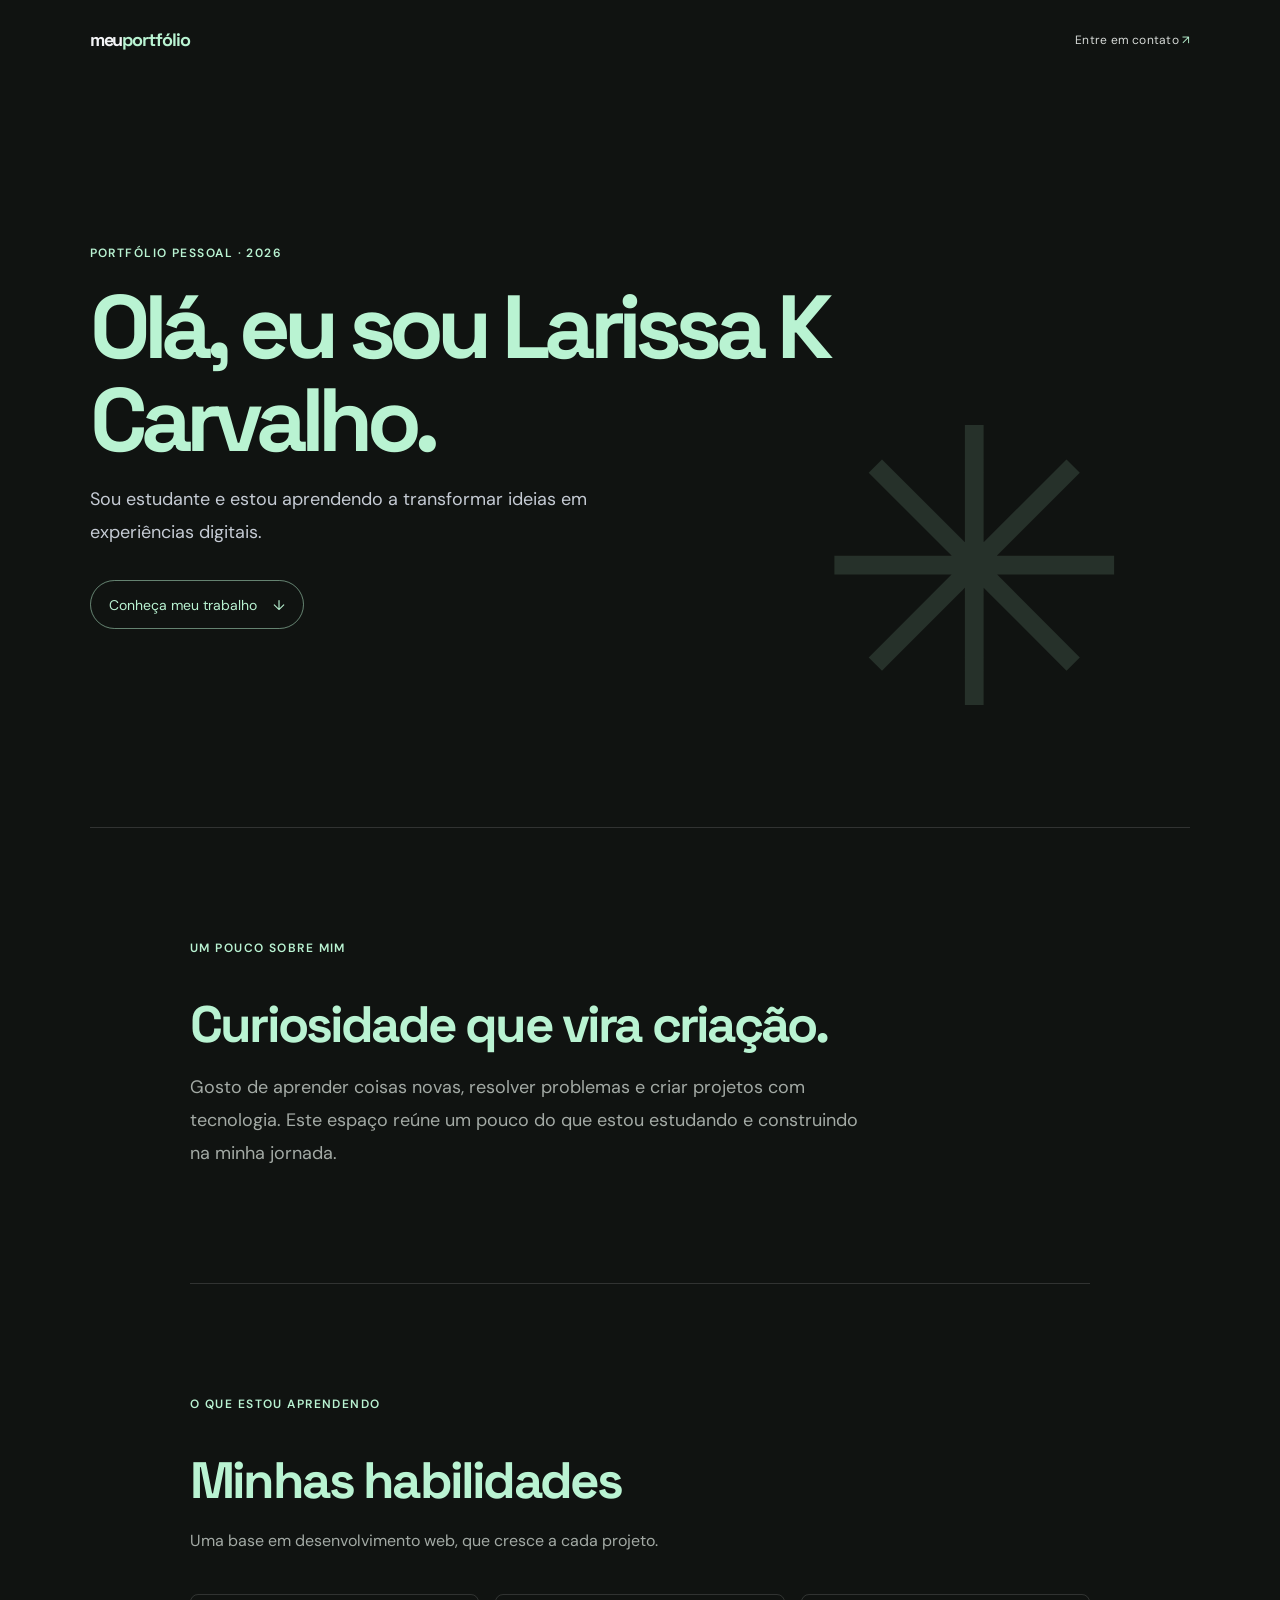
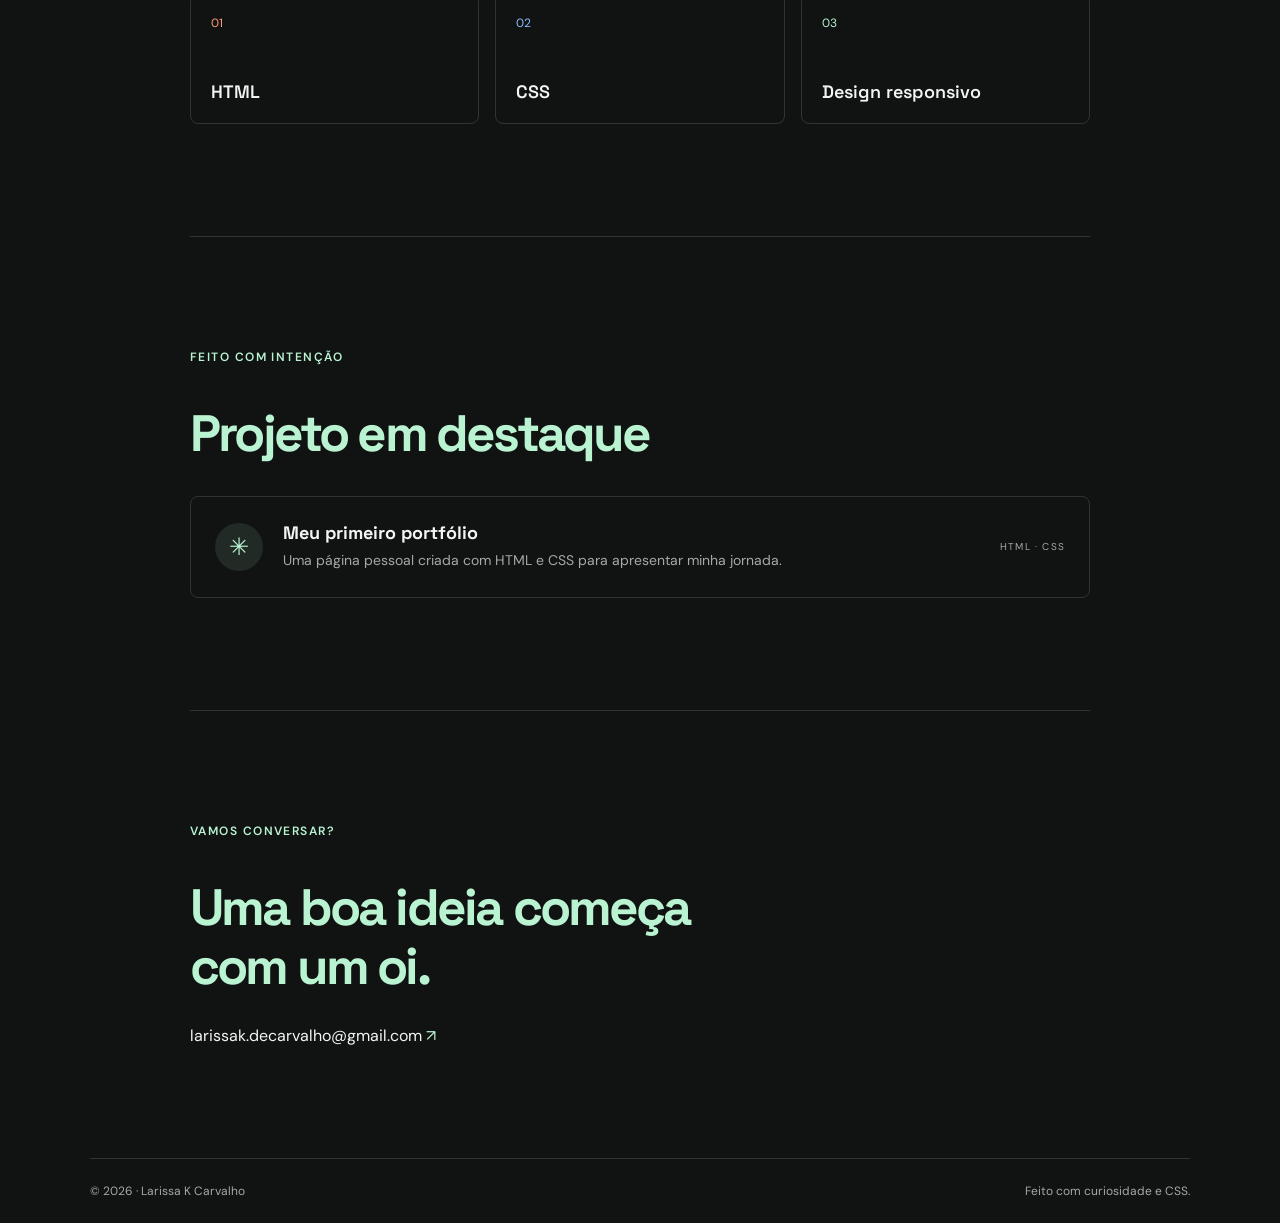
<file: index.html>
<!DOCTYPE html>
<html lang="pt-BR">
<head>
  <meta charset="UTF-8">
  <meta name="viewport" content="width=device-width, initial-scale=1.0">
  <meta name="description" content="Portfólio pessoal de um estudante de desenvolvimento web.">
  <title>Portfólio | Larissa K Carvalho</title>
  <link rel="preconnect" href="https://fonts.googleapis.com">
  <link rel="preconnect" href="https://fonts.gstatic.com" crossorigin>
  <link href="https://fonts.googleapis.com/css2?family=DM+Sans:wght@400;500;600;700&family=Space+Grotesk:wght@500;600;700&display=swap" rel="stylesheet">
  <link rel="stylesheet" href="styles.css">
  <style>
    h2 {
      color: #b9f3d2;
      margin-top: 2.5rem;
    }
  </style>
</head>
<body>
  <header class="hero">
    <nav class="navigation" aria-label="Navegação principal">
      <a class="brand" href="#inicio">meu<span>portfólio</span></a>
      <a class="nav-link" href="#contato">Entre em contato <span aria-hidden="true">↗</span></a>
    </nav>

    <div class="hero-content" id="inicio">
      <p class="eyebrow">PORTFÓLIO PESSOAL · 2026</p>
      <h1 style="color: #b9f3d2;">Olá, eu sou Larissa K Carvalho.</h1>
      <p class="intro" style="font-size: 1.125rem; color: #c5cbd4;">
        Sou estudante e estou aprendendo a transformar ideias em experiências digitais.
      </p>
      <a class="button" href="#habilidades">Conheça meu trabalho <span aria-hidden="true">↓</span></a>
    </div>
    <div class="hero-decoration" aria-hidden="true">✳</div>
  </header>

  <main>
    <section class="content-section bio" id="sobre">
      <p class="eyebrow">UM POUCO SOBRE MIM</p>
      <h2>Curiosidade que vira criação.</h2>
      <div class="bio-copy">
        <p>
          Gosto de aprender coisas novas, resolver problemas e criar projetos com tecnologia.
          Este espaço reúne um pouco do que estou estudando e construindo na minha jornada.
        </p>
      </div>
    </section>

    <section class="content-section skills-section" id="habilidades">
      <p class="eyebrow">O QUE ESTOU APRENDENDO</p>
      <h2>Minhas habilidades</h2>
      <p class="section-lead">Uma base em desenvolvimento web, que cresce a cada projeto.</p>
      <ul class="skills-list">
        <li class="skill skill-html"><span class="skill-number">01</span> HTML</li>
        <li class="skill skill-css"><span class="skill-number">02</span> CSS</li>
        <li class="skill skill-design"><span class="skill-number">03</span> Design responsivo</li>
      </ul>
    </section>

    <section class="content-section project-section" id="projetos">
      <p class="eyebrow">FEITO COM INTENÇÃO</p>
      <h2>Projeto em destaque</h2>
      <article class="project-card">
        <div class="project-icon" aria-hidden="true">✳</div>
        <div>
          <h3>Meu primeiro portfólio</h3>
          <p>Uma página pessoal criada com HTML e CSS para apresentar minha jornada.</p>
        </div>
        <span class="project-tag">HTML · CSS</span>
      </article>
    </section>

    <section class="contact-section" id="contato">
      <p class="eyebrow">VAMOS CONVERSAR?</p>
      <h2>Uma boa ideia começa com um oi.</h2>
      <a class="contact-link" href="mailto:larissak.decarvalho@gmail.com">larissak.decarvalho@gmail.com <span aria-hidden="true">↗</span></a>
    </section>
  </main>

  <footer class="footer">
    <span>© 2026 · Larissa K Carvalho</span>
    <span>Feito com curiosidade e CSS.</span>
  </footer>
</body>
</html>
</file>
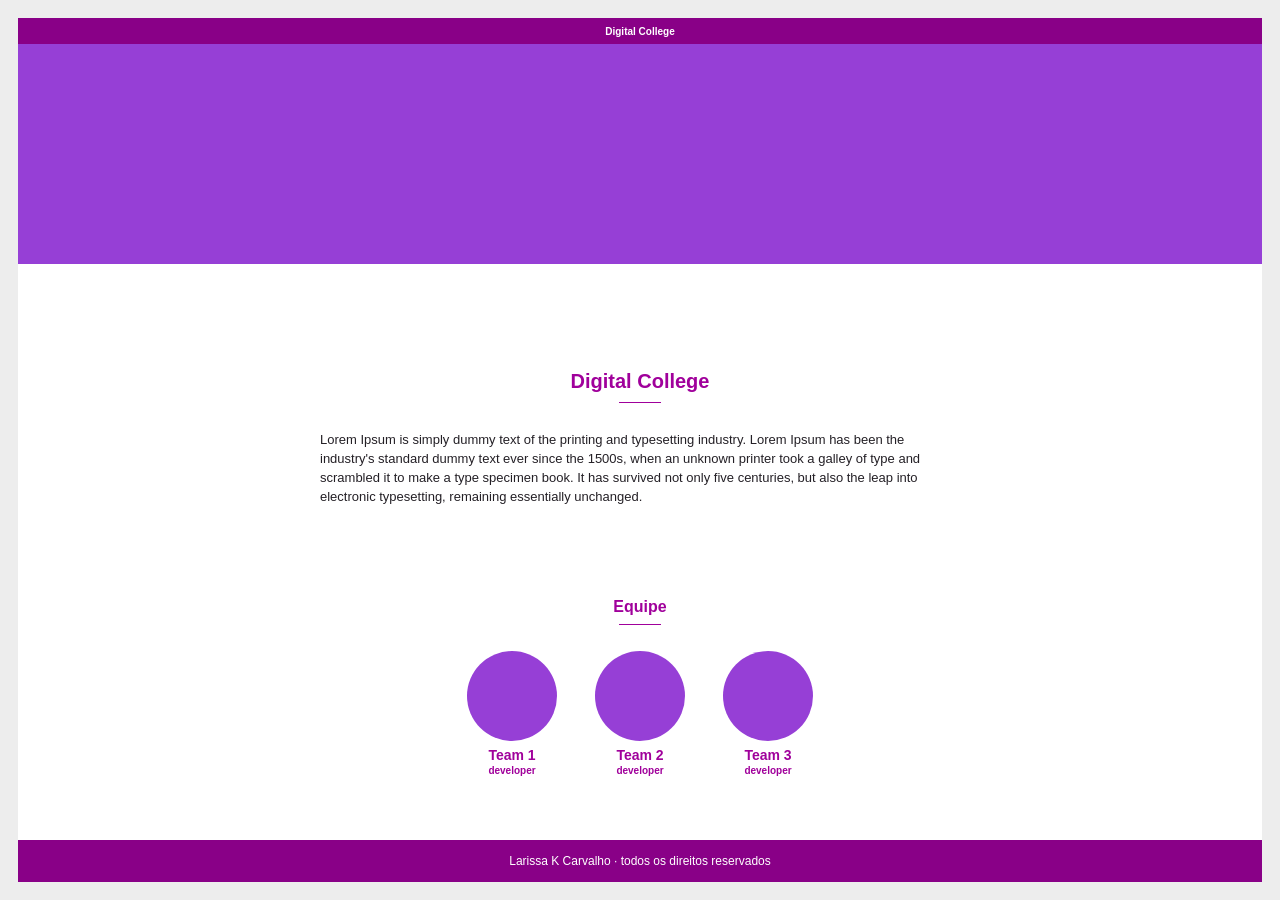
<file: equipe.html>
<!DOCTYPE html>
<html lang="pt-BR">
<head>
  <meta charset="UTF-8">
  <meta name="viewport" content="width=device-width, initial-scale=1.0">
  <meta name="description" content="Conheça os times da Digital College.">
  <title>Digital College | Nossa equipe</title>
  <link rel="stylesheet" href="equipe.css">
</head>
<body>
  <header class="site-header">
    <a class="logo" href="#inicio" aria-label="Digital College, início">Digital College</a>
  </header>

  <main id="inicio">
    <div class="color-banner" aria-hidden="true"></div>

    <section class="intro" aria-labelledby="intro-title">
      <div class="intro-content">
        <h1 id="intro-title">Digital College</h1>
        <p>
          Lorem Ipsum is simply dummy text of the printing and typesetting industry.
          Lorem Ipsum has been the industry's standard dummy text ever since the 1500s,
          when an unknown printer took a galley of type and scrambled it to make a type
          specimen book. It has survived not only five centuries, but also the leap into
          electronic typesetting, remaining essentially unchanged.
        </p>
      </div>
    </section>

    <section class="teams" aria-labelledby="teams-title">
      <div class="section-heading">
        <h2 id="teams-title">Equipe</h2>
      </div>

      <div class="team-list">
        <article class="team-card team-one">
          <div class="team-circle" aria-hidden="true"></div>
          <div class="team-caption">
            <h3>Team 1</h3>
            <p>developer</p>
          </div>
        </article>

        <article class="team-card team-two">
          <div class="team-circle" aria-hidden="true"></div>
          <div class="team-caption">
            <h3>Team 2</h3>
            <p>developer</p>
          </div>
        </article>

        <article class="team-card team-three">
          <div class="team-circle" aria-hidden="true"></div>
          <div class="team-caption">
            <h3>Team 3</h3>
            <p>developer</p>
          </div>
        </article>
      </div>
    </section>
  </main>

  <footer class="site-footer">
    <p>Larissa K Carvalho · todos os direitos reservados</p>
  </footer>
</body>
</html>
</file>
<file: styles.css>
:root {
  font-family: "DM Sans", sans-serif;
  color: #f3f4f6;
  background: #101311;
  font-synthesis: none;
  text-rendering: optimizeLegibility;
  --muted: #a3aaa5;
  --accent: #b9f3d2;
  --line: rgba(243, 244, 246, 0.14);
}

* {
  box-sizing: border-box;
}

html {
  scroll-behavior: smooth;
}

body {
  margin: 0;
  padding: 0 7%;
  background: #101311;
}

a {
  color: inherit;
  text-decoration: none;
}

.hero {
  position: relative;
  display: flex;
  min-height: 92vh;
  flex-direction: column;
  overflow: hidden;
  border-bottom: 1px solid var(--line);
}

.navigation,
.footer {
  display: flex;
  align-items: center;
  justify-content: space-between;
}

.navigation {
  padding: 1.75rem 0;
}

.brand {
  font-family: "Space Grotesk", sans-serif;
  font-size: 1.125rem;
  font-weight: 700;
  letter-spacing: -0.06em;
}

.brand span {
  color: var(--accent);
}

.nav-link,
.eyebrow,
.project-tag {
  font-size: 0.75rem;
  letter-spacing: 0.12em;
  text-transform: uppercase;
}

.nav-link {
  color: #d5d9d6;
  letter-spacing: 0.02em;
  text-transform: none;
}

.nav-link span,
.contact-link span {
  color: var(--accent);
}

.hero-content {
  z-index: 1;
  width: min(100%, 760px);
  margin: auto 0;
  padding: 5rem 0 7rem;
}

.eyebrow {
  margin: 0 0 1.25rem;
  color: var(--accent);
  font-weight: 600;
}

h1,
h2,
h3,
p {
  margin-top: 0;
}

h1,
h2,
h3 {
  font-family: "Space Grotesk", sans-serif;
}

h1 {
  margin-bottom: 1rem;
  font-size: clamp(2.75rem, 7vw, 5.75rem);
  letter-spacing: -0.075em;
  line-height: 1.04;
}

.intro {
  max-width: 34rem;
  margin-bottom: 2rem;
  line-height: 1.8;
}

.button {
  display: inline-flex;
  align-items: center;
  gap: 1rem;
  padding: 0.9rem 1.15rem;
  border: 1px solid rgba(185, 243, 210, 0.5);
  border-radius: 999px;
  color: var(--accent);
  font-size: 0.875rem;
  transition: background-color 160ms ease, color 160ms ease;
}

.button:hover {
  background: var(--accent);
  color: #101311;
}

.hero-decoration {
  position: absolute;
  right: 5%;
  bottom: 12%;
  color: rgba(185, 243, 210, 0.13);
  font-size: clamp(10rem, 30vw, 27rem);
  line-height: 0.8;
}

.content-section {
  max-width: 900px;
  margin: 0 auto;
  padding: 7rem 0;
  border-bottom: 1px solid var(--line);
}

.content-section h2,
.contact-section h2 {
  margin-bottom: 1rem;
  font-size: clamp(2rem, 4vw, 3.25rem);
  letter-spacing: -0.055em;
  line-height: 1.15;
}

.bio-copy {
  max-width: 42rem;
}

.bio .bio-copy p {
  margin-bottom: 0;
  color: var(--muted);
  font-size: 1.125rem;
  line-height: 1.85;
}

.section-lead,
.project-card p {
  color: var(--muted);
  line-height: 1.7;
}

.skills-list {
  display: grid;
  grid-template-columns: repeat(3, minmax(0, 1fr));
  gap: 1rem;
  margin: 2.5rem 0 0;
  padding: 0;
  list-style: none;
}

.skill {
  display: flex;
  min-height: 130px;
  flex-direction: column;
  justify-content: space-between;
  padding: 1.25rem;
  border: 1px solid var(--line);
  border-radius: 0.5rem;
  font-family: "Space Grotesk", sans-serif;
  font-size: 1.125rem;
  font-weight: 600;
}

.skill-number {
  font-family: "DM Sans", sans-serif;
  font-size: 0.75rem;
  font-weight: 400;
}

.skill-html .skill-number {
  color: #ff9c79;
}

.skill-css .skill-number {
  color: #8dbdff;
}

.skill-design .skill-number {
  color: var(--accent);
}

.project-card {
  display: grid;
  grid-template-columns: auto 1fr auto;
  align-items: center;
  gap: 1.25rem;
  margin-top: 2rem;
  padding: 1.5rem;
  border: 1px solid var(--line);
  border-radius: 0.5rem;
}

.project-icon {
  display: grid;
  width: 3rem;
  height: 3rem;
  place-items: center;
  border-radius: 50%;
  background: rgba(185, 243, 210, 0.1);
  color: var(--accent);
  font-size: 1.5rem;
}

.project-card h3 {
  margin-bottom: 0.35rem;
  font-size: 1.125rem;
}

.project-card p {
  margin-bottom: 0;
  font-size: 0.875rem;
}

.project-tag {
  color: var(--muted);
  font-size: 0.625rem;
}

.contact-section {
  max-width: 900px;
  margin: 0 auto;
  padding: 7rem 0;
}

.contact-section h2 {
  max-width: 36rem;
  margin-bottom: 1.75rem;
}

.contact-link {
  font-size: 1rem;
}

.footer {
  padding: 1.5rem 0;
  border-top: 1px solid var(--line);
  color: var(--muted);
  font-size: 0.75rem;
}

@media (max-width: 640px) {
  body {
    padding: 0 6%;
  }

  .hero {
    min-height: 82vh;
  }

  .hero-content {
    padding: 4rem 0 6rem;
  }

  .hero-decoration {
    right: -4%;
    bottom: 9%;
    font-size: 12rem;
  }

  .content-section,
  .contact-section {
    padding: 5rem 0;
  }

  .skills-list {
    grid-template-columns: 1fr;
    gap: 0.75rem;
    margin-top: 1.75rem;
  }

  .skill {
    min-height: 100px;
  }

  .project-card {
    grid-template-columns: auto 1fr;
  }

  .project-tag {
    grid-column: 2;
  }

  .footer {
    align-items: flex-start;
    flex-direction: column;
    gap: 0.5rem;
  }
}
</file>
<file: equipe.css>
* {
  box-sizing: border-box;
}

body {
  display: flex;
  flex-direction: column;
  min-width: 320px;
  min-height: 100vh;
  margin: 0;
  padding: 9px;
  background: #ededed;
  color: #242026;
  font-family: Arial, Helvetica, sans-serif;
}

main {
  display: flex;
  flex: 1;
  flex-direction: column;
}

.site-header,
.site-footer {
  display: flex;
  align-items: center;
  justify-content: center;
  background: #890087;
  color: #fff;
  text-align: center;
}

.site-header {
  min-height: 26px;
  padding: 5px 12px;
}

.logo {
  color: inherit;
  font-size: 10px;
  font-weight: 700;
  text-decoration: none;
}

.color-banner {
  height: 122px;
  background: #963fd6;
}

.intro {
  display: flex;
  flex: 1;
  align-items: center;
  justify-content: center;
  padding: 40px 7% 30px;
  background: #fff;
  text-align: center;
}

.intro-content {
  width: 100%;
  max-width: 640px;
  margin: 0 auto;
}

.intro h1,
.section-heading h2 {
  display: table;
  margin: 0 auto;
  color: #a0009b;
  font-size: 14px;
  font-weight: 700;
  line-height: 1.3;
}

.intro h1::after,
.section-heading h2::after {
  display: block;
  width: 42px;
  height: 1px;
  margin: 8px auto 0;
  background: #a0009b;
  content: "";
}

.intro-content p {
  margin: 21px 0 0;
  font-size: 9px;
  line-height: 1.45;
  text-align: left;
}

.teams {
  display: flex;
  flex-direction: column;
  align-items: center;
  padding: 0 7% 40px;
  background: #fff;
}

.section-heading {
  margin-bottom: 17px;
  text-align: center;
}

.section-heading h2 {
  font-size: 11px;
}

.section-heading h2::after {
  width: 42px;
  margin-top: 6px;
}

.team-list {
  display: flex;
  width: 100%;
  align-items: flex-start;
  justify-content: center;
  gap: 16px;
  max-width: 360px;
  margin: 0 auto;
}

.team-card {
  display: flex;
  min-width: 0;
  flex: 1 1 0;
  flex-direction: column;
  align-items: center;
  text-align: center;
}

.team-circle {
  width: 56px;
  height: 56px;
  flex: 0 0 56px;
  border-radius: 50%;
  background: #963fd6;
}

.team-caption h3 {
  margin: 6px 0 2px;
  color: #a0009b;
  font-size: 10px;
}

.team-caption p {
  margin: 0;
  color: #a0009b;
  font-size: 7px;
  font-weight: 700;
}

.site-footer {
  min-height: 30px;
  padding: 7px 12px;
  font-size: 9px;
}

.site-footer p {
  margin: 0;
}

@media (min-width: 700px) {
  body {
    padding: 18px;
  }

  .color-banner {
    height: 220px;
  }

  .intro {
    padding-top: 56px;
    padding-bottom: 42px;
  }

  .intro h1 {
    font-size: 20px;
  }

  .intro-content p {
    margin-top: 28px;
    font-size: 13px;
  }

  .teams {
    padding-bottom: 64px;
  }

  .section-heading {
    margin-bottom: 26px;
  }

  .section-heading h2 {
    font-size: 16px;
  }

  .team-list {
    gap: 24px;
  }

  .team-circle {
    width: 90px;
    height: 90px;
    flex-basis: 90px;
  }

  .team-caption h3 {
    font-size: 14px;
  }

  .team-caption p {
    font-size: 10px;
  }

  .site-footer {
    min-height: 42px;
    font-size: 12px;
  }
}
</file>
